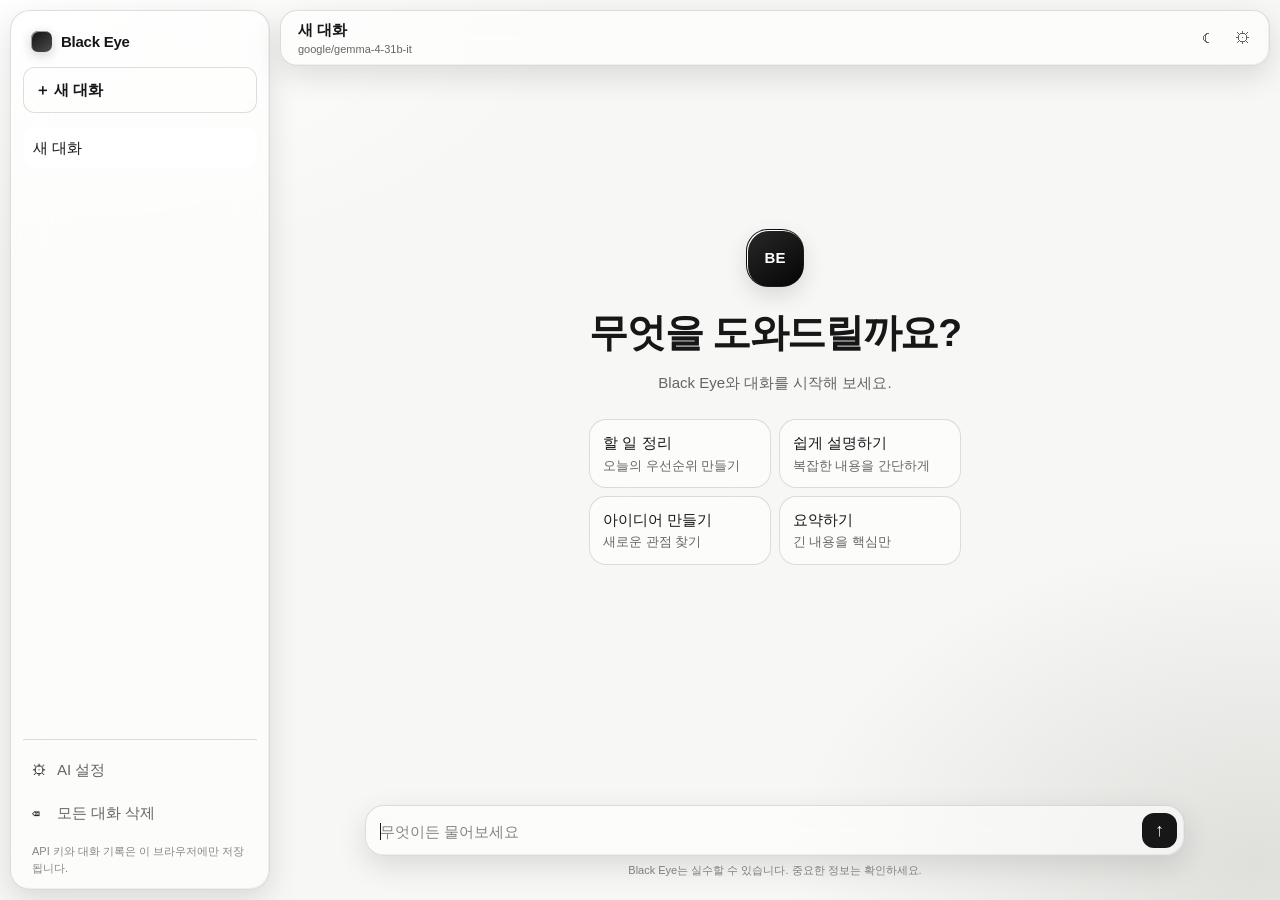
<file: index.html>
<!doctype html>
<html lang="ko">
<head>
  <meta charset="utf-8">
  <meta name="viewport" content="width=device-width,initial-scale=1">
  <meta http-equiv="refresh" content="0; url=outputs/nvidia-gemma-chat.html">
  <title>Black Eye</title>
</head>
<body>
  <p>Black Eye를 여는 중입니다. <a href="outputs/nvidia-gemma-chat.html">계속하기</a></p>
</body>
</html>
</file>
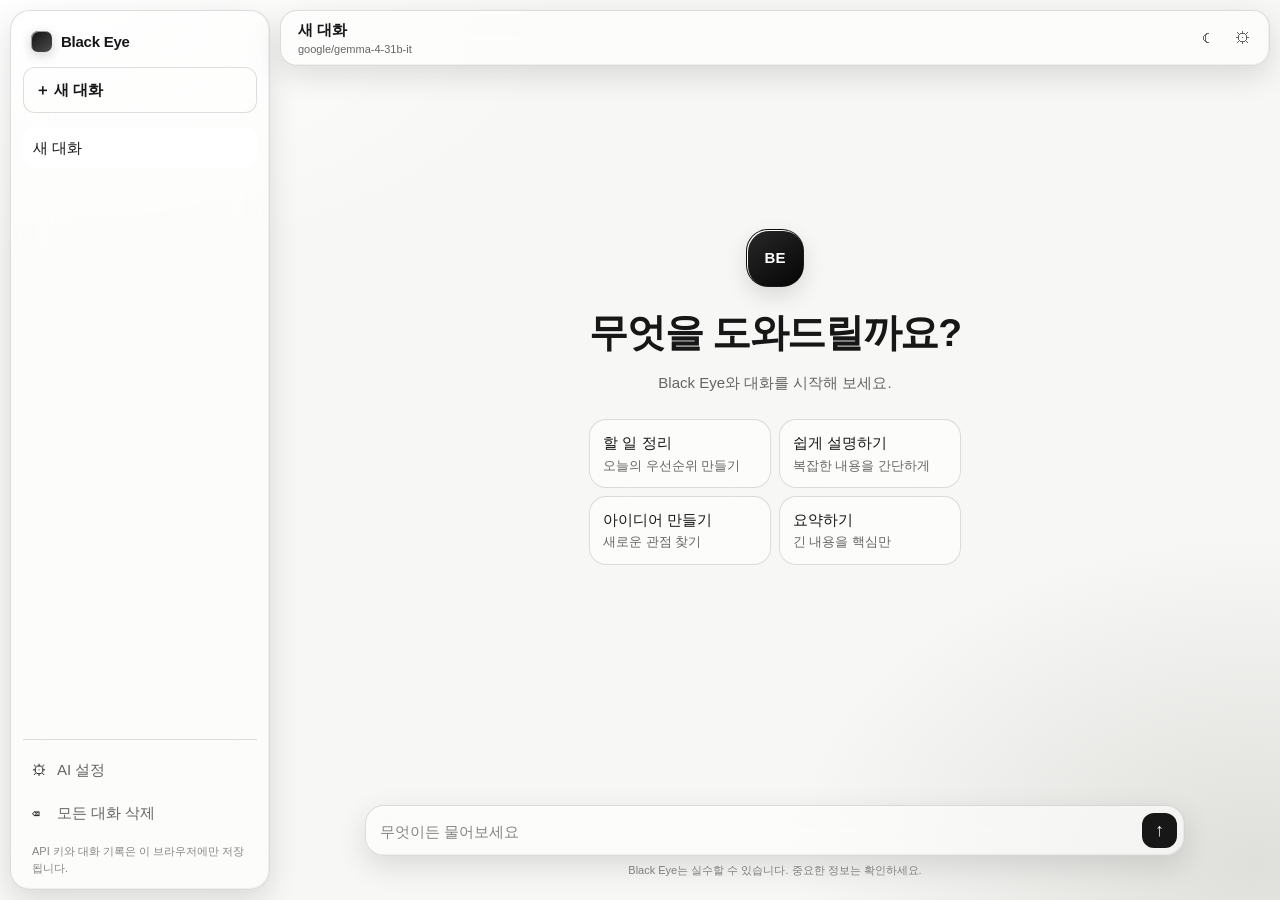
<file: outputs/nvidia-gemma-chat.html>
<!doctype html>
<html lang="ko">
<head>
  <meta charset="utf-8">
  <meta name="viewport" content="width=device-width, initial-scale=1, viewport-fit=cover">
  <meta name="theme-color" content="#171717">
  <meta name="mobile-web-app-capable" content="yes">
  <meta name="apple-mobile-web-app-capable" content="yes">
  <meta name="apple-mobile-web-app-status-bar-style" content="black-translucent">
  <link rel="manifest" href="app.webmanifest">
  <link rel="apple-touch-icon" href="icon.svg">
  <title>Black Eye</title>
  <style>
    :root { color-scheme:dark; --page:#171717; --page-2:#222; --text:#f4f4f4; --muted:#a6a6a6; --faint:#777; --edge:rgba(255,255,255,.16); --glass:rgba(255,255,255,.075); --glass-hover:rgba(255,255,255,.14); --user:#303030; --shadow:rgba(0,0,0,.28); --surface:#242424; --on-surface:#ececec; }
    :root[data-theme="light"] { color-scheme:light; --page:#f7f7f5; --page-2:#e8e8e5; --text:#171717; --muted:#656565; --faint:#858585; --edge:rgba(0,0,0,.13); --glass:rgba(255,255,255,.58); --glass-hover:rgba(255,255,255,.82); --user:#ececea; --shadow:rgba(0,0,0,.12); }
    * { box-sizing:border-box; } html,body { height:100%; } body { margin:0; overflow:hidden; color:var(--text); font:15px/1.55 ui-sans-serif,-apple-system,BlinkMacSystemFont,"Segoe UI",sans-serif; background:radial-gradient(ellipse 65% 48% at 5% 0%,rgba(255,255,255,.08),transparent 62%),radial-gradient(ellipse 45% 55% at 98% 95%,rgba(255,255,255,.045),transparent 64%),var(--page); }
    :root[data-theme="light"] body { background:radial-gradient(ellipse 66% 48% at 3% 0%,#fff,transparent 64%),radial-gradient(ellipse 55% 55% at 98% 96%,#dfdfdc,transparent 66%),var(--page); }
    button,input,textarea { font:inherit; } button { border:0; cursor:pointer; color:inherit; } .app { display:grid; grid-template-columns:260px minmax(0,1fr); height:100dvh; padding:10px; gap:10px; }
    .glass { background:var(--glass); border:1px solid var(--edge); box-shadow:inset 1px 1px 0 rgba(255,255,255,.14),inset -1px -1px 0 rgba(0,0,0,.05),0 10px 30px var(--shadow); backdrop-filter:blur(25px) saturate(180%); -webkit-backdrop-filter:blur(25px) saturate(180%); }
    aside { min-height:0; border-radius:20px; display:flex; flex-direction:column; padding:12px; gap:12px; } .brand { display:flex; align-items:center; gap:9px; padding:7px 8px 2px; font-weight:700; letter-spacing:-.25px; } .brand-mark { width:21px; height:21px; border-radius:7px; background:linear-gradient(145deg,#fff,#a6a6a6); box-shadow:inset 1px 1px #fff8,0 3px 12px #0003; } :root[data-theme="light"] .brand-mark { background:linear-gradient(145deg,#111,#4d4d4d); }
    .icon-button,.row-button,.new-chat { background:transparent; border-radius:12px; transition:background .18s ease,transform .18s ease; } .icon-button:hover,.row-button:hover { background:var(--glass-hover); } .new-chat { padding:10px 11px; text-align:left; background:rgba(255,255,255,.16); border:1px solid var(--edge); font-weight:600; } .new-chat:hover { background:rgba(255,255,255,.25); transform:translateY(-1px); }
    .history { flex:1; overflow:auto; display:flex; flex-direction:column; gap:3px; padding-top:2px; } .history button { color:var(--text); padding:9px 10px; text-align:left; white-space:nowrap; overflow:hidden; text-overflow:ellipsis; } .history button.active { background:var(--glass-hover); }
    .sidebar-bottom { border-top:1px solid var(--edge); padding-top:10px; display:grid; gap:3px; } .row-button { padding:8px 9px; text-align:left; color:var(--muted); } .row-button span { display:inline-block; width:25px; color:var(--text); } .privacy { color:var(--faint); font-size:11px; padding:8px 9px 0; }
    main { min-width:0; min-height:0; display:grid; grid-template-rows:auto minmax(0,1fr) auto; } header { margin-bottom:8px; min-height:49px; border-radius:17px; display:flex; align-items:center; justify-content:space-between; padding:7px 9px 7px 17px; } .title { font-weight:650; letter-spacing:-.15px; } .model { display:block; color:var(--muted); font-size:11px; font-weight:400; } .tools { display:flex; gap:3px; } .icon-button { width:34px; height:34px; display:grid; place-items:center; color:var(--muted); font-size:16px; }
    #chat { width:min(820px,100%); margin:auto; padding:20px 22px 26px; overflow-y:auto; } .empty { min-height:100%; display:grid; place-content:center; text-align:center; padding-bottom:8vh; } .empty h1 { font-size:clamp(28px,4vw,39px); letter-spacing:-1.3px; margin:0 0 8px; } .empty p { margin:0; color:var(--muted); } .assistant-orb { width:58px; height:58px; margin:0 auto 16px; display:grid; place-items:center; border:1px solid var(--edge); border-radius:22px; color:var(--page); font-weight:800; background:linear-gradient(145deg,#fff,#a9a9a9); box-shadow:inset 1px 1px #fff,0 9px 22px var(--shadow); } :root[data-theme="light"] .assistant-orb { background:linear-gradient(145deg,#282828,#050505); color:#fff; } .suggestions { display:grid; grid-template-columns:repeat(2,minmax(0,1fr)); gap:8px; max-width:510px; margin:25px auto 0; text-align:left; } .suggestion { min-height:66px; padding:11px 13px; color:var(--text); text-align:left; border:1px solid var(--edge); border-radius:17px; background:var(--glass); box-shadow:inset 1px 1px 0 rgba(255,255,255,.1); backdrop-filter:blur(18px) saturate(150%); } .suggestion:hover { background:var(--glass-hover); } .suggestion small { display:block; color:var(--muted); margin-top:2px; }
    .message { display:flex; align-items:flex-start; gap:12px; margin:0 0 23px; } .message.user { flex-direction:row-reverse; } .avatar { flex:0 0 28px; width:28px; height:28px; display:grid; place-items:center; border-radius:9px; font-size:11px; font-weight:700; background:var(--glass); border:1px solid var(--edge); } .user .avatar { background:var(--text); color:var(--page); } .bubble { max-width:min(680px,84%); padding:10px 13px; white-space:pre-wrap; overflow-wrap:anywhere; } .assistant .bubble { padding:5px 3px; } .user .bubble { border-radius:18px 5px 18px 18px; background:var(--user); border:1px solid var(--edge); box-shadow:0 5px 17px var(--shadow); } .typing { color:var(--muted); font-style:italic; }
    .composer-zone { padding:8px 0 max(11px,env(safe-area-inset-bottom)); } .composer { width:min(820px,calc(100% - 44px)); margin:auto; padding:7px 7px 7px 14px; border-radius:19px; display:flex; align-items:flex-end; gap:8px; } textarea { flex:1; min-height:28px; max-height:170px; resize:none; border:0; outline:0; padding:5px 0; background:transparent; color:var(--text); line-height:1.45; } textarea::placeholder { color:var(--faint); } .send { flex:0 0 35px; width:35px; height:35px; border-radius:12px; background:var(--text); color:var(--page); font-size:18px; font-weight:700; transition:transform .18s ease; } .send:hover { transform:scale(1.04); } .hint { width:min(820px,calc(100% - 44px)); margin:6px auto 0; color:var(--faint); text-align:center; font-size:11px; }
    dialog { width:min(450px,calc(100% - 28px)); color:var(--text); border:1px solid var(--edge); border-radius:22px; padding:22px; background:color-mix(in srgb,var(--page) 60%,transparent); box-shadow:0 22px 70px #0007; backdrop-filter:blur(28px) saturate(180%); -webkit-backdrop-filter:blur(28px) saturate(180%); } dialog::backdrop { background:#0005; backdrop-filter:blur(3px); } dialog h2 { font-size:19px; margin:0 0 5px; } dialog p { margin:0; color:var(--muted); font-size:13px; } label { display:block; color:var(--muted); font-size:12px; margin:16px 0 6px; } input { width:100%; padding:11px 12px; border:1px solid var(--edge); border-radius:12px; background:var(--glass); color:var(--text); outline:0; } input:focus { border-color:color-mix(in srgb,var(--text) 55%,transparent); } .dialog-actions { display:flex; justify-content:flex-end; gap:7px; margin-top:20px; } .plain { padding:9px 12px; border-radius:11px; background:transparent; color:var(--muted); } .solid { padding:9px 14px; border-radius:11px; background:var(--text); color:var(--page); font-weight:650; } .bottom-nav { display:none; } .mobile-history-list { display:grid; gap:4px; max-height:55dvh; overflow:auto; margin:16px 0 2px; } .mobile-history-list button { color:var(--text); padding:11px 12px; border-radius:13px; text-align:left; white-space:nowrap; overflow:hidden; text-overflow:ellipsis; background:var(--glass); } .mobile-history-list button.active { background:var(--glass-hover); }
    @media (max-width:720px) { .app { display:block; padding:0; } aside { display:none; } main { height:100dvh; grid-template-rows:auto minmax(0,1fr) auto auto; } header { margin:8px 9px 0; border-radius:16px; } #chat { padding:19px 16px; } .composer { width:calc(100% - 18px); } .hint { width:calc(100% - 18px); } .empty { padding-bottom:8vh; } .bubble { max-width:88%; } .mobile-new,.mobile-history-toggle { display:grid; } .suggestions { max-width:340px; } .bottom-nav { display:flex; justify-content:space-around; gap:5px; margin:0 9px max(7px,env(safe-area-inset-bottom)); padding:6px; border-radius:19px; } .nav-item { min-width:70px; padding:6px 12px; border-radius:14px; color:var(--muted); background:transparent; font-size:11px; } .nav-item i { display:block; font-style:normal; font-size:18px; line-height:20px; } .nav-item.active { background:var(--glass-hover); color:var(--text); } #historyDialog { width:calc(100% - 18px); margin:0 9px 9px; padding:20px; border-radius:24px 24px 18px 18px; } #historyDialog::backdrop { background:#0004; } } @media (min-width:721px) { .mobile-new,.mobile-history-toggle { display:none; } }
  </style>
</head>
<body>
  <div class="app">
    <aside class="glass">
      <div class="brand"><span class="brand-mark"></span><span>Black Eye</span></div>
      <button class="new-chat" id="newChat">＋ 새 대화</button>
      <nav class="history" id="history" aria-label="대화 기록"></nav>
      <div class="sidebar-bottom">
        <button class="row-button" id="settings"><span>⚙</span>AI 설정</button>
        <button class="row-button" id="clearAll"><span>⌫</span>모든 대화 삭제</button>
        <div class="privacy">API 키와 대화 기록은 이 브라우저에만 저장됩니다.</div>
      </div>
    </aside>
    <main>
      <header class="glass"><div><div class="title" id="title">새 대화</div><span class="model">google/gemma-4-31b-it</span></div><div class="tools"><button class="icon-button mobile-history-toggle" id="historyToggle" aria-label="대화 기록" title="대화 기록">☰</button><button class="icon-button mobile-new" id="mobileNew" aria-label="새 대화">＋</button><button class="icon-button" id="themeToggle" aria-label="테마 전환" title="테마 전환">◐</button><button class="icon-button" id="mobileSettings" aria-label="AI 설정" title="AI 설정">⚙</button></div></header>
      <section id="chat" aria-live="polite"></section>
      <div class="composer-zone"><form class="composer glass" id="form"><textarea id="prompt" rows="1" placeholder="무엇이든 물어보세요"></textarea><button class="send" id="send" aria-label="보내기">↑</button></form><div class="hint">Black Eye는 실수할 수 있습니다. 중요한 정보는 확인하세요.</div></div>
      <nav class="bottom-nav glass" aria-label="앱 탐색"><button class="nav-item active"><i>◉</i>채팅</button><button class="nav-item" id="bottomNew"><i>＋</i>새 대화</button><button class="nav-item" id="bottomSettings"><i>⚙</i>설정</button></nav>
    </main>
  </div>
  <dialog id="keyDialog"><h2>AI 설정</h2><p>키는 이 기기의 브라우저에만 저장되며 GitHub에는 포함되지 않습니다.</p><label for="apiKey">NVIDIA API Key</label><input id="apiKey" type="password" autocomplete="off" placeholder="nvapi-..."><label for="apiEndpoint">API 연결 주소</label><input id="apiEndpoint" type="url" autocomplete="off" placeholder="Cloudflare Worker 주소 또는 기본 NVIDIA 주소"><label for="systemPrompt">기본 지시문 (선택)</label><input id="systemPrompt" autocomplete="off" placeholder="예: 항상 한국어로 간결하게 답변하세요."><div class="dialog-actions"><button class="plain" id="closeDialog" type="button">취소</button><button class="solid" id="saveKey" type="button">저장</button></div></dialog>
  <dialog id="historyDialog"><h2>대화 기록</h2><p>이 기기에 저장된 이전 대화입니다.</p><nav class="mobile-history-list" id="mobileHistory"></nav><div class="dialog-actions"><button class="plain" id="closeHistory" type="button">닫기</button><button class="solid" id="historyNew" type="button">새 대화</button></div></dialog>
  <script>
    const API_URL='https://integrate.api.nvidia.com/v1/chat/completions', MODEL='google/gemma-4-31b-it';
    const $=s=>document.querySelector(s), store={get:(k,d)=>JSON.parse(localStorage.getItem(k)||JSON.stringify(d)),set:(k,v)=>localStorage.setItem(k,JSON.stringify(v))};
    let chats=store.get('gemmaChats',[]), activeId=localStorage.getItem('gemmaActive')||'', busy=false;
    const esc=s=>s.replace(/[&<>"']/g,c=>({'&':'&amp;','<':'&lt;','>':'&gt;','"':'&quot;',"'":'&#039;'}[c]));
    function applyTheme(t){document.documentElement.dataset.theme=t;localStorage.setItem('gemmaTheme',t);document.querySelector('meta[name="theme-color"]').content=t==='light'?'#f7f7f5':'#171717';$('#themeToggle').textContent=t==='light'?'☾':'☼';}
    applyTheme(localStorage.getItem('gemmaTheme')||(matchMedia('(prefers-color-scheme: light)').matches?'light':'dark'));
    $('#themeToggle').onclick=()=>applyTheme(document.documentElement.dataset.theme==='light'?'dark':'light');
    const current=()=>chats.find(c=>c.id===activeId); function persist(){store.set('gemmaChats',chats);localStorage.setItem('gemmaActive',activeId);renderHistory();renderMobileHistory();}
    function createChat(){const c={id:crypto.randomUUID(),title:'새 대화',messages:[],created:Date.now()};chats.unshift(c);activeId=c.id;persist();renderChat();$('#prompt').focus();}
    function selectChat(id){activeId=id;persist();renderChat();}
    function renderHistory(){$('#history').innerHTML=chats.map(c=>`<button class="row-button ${c.id===activeId?'active':''}" data-id="${c.id}" title="${esc(c.title)}">${esc(c.title)}</button>`).join('');$('#history').querySelectorAll('button').forEach(b=>b.onclick=()=>selectChat(b.dataset.id));}
    function renderMobileHistory(){$('#mobileHistory').innerHTML=chats.map(c=>`<button class="${c.id===activeId?'active':''}" data-id="${c.id}">${esc(c.title)}</button>`).join('');$('#mobileHistory').querySelectorAll('button').forEach(b=>b.onclick=()=>{selectChat(b.dataset.id);$('#historyDialog').close();});}
    function renderChat(){const c=current(),area=$('#chat');$('#title').textContent=c?.title||'새 대화';if(!c?.messages.length){area.innerHTML='<div class="empty"><div><div class="assistant-orb">BE</div><h1>무엇을 도와드릴까요?</h1><p>Black Eye와 대화를 시작해 보세요.</p><div class="suggestions"><button class="suggestion" data-prompt="오늘의 할 일을 우선순위별로 정리해줘">할 일 정리<small>오늘의 우선순위 만들기</small></button><button class="suggestion" data-prompt="이 주제를 초보자도 이해하게 설명해줘">쉽게 설명하기<small>복잡한 내용을 간단하게</small></button><button class="suggestion" data-prompt="아이디어를 5가지 제안해줘">아이디어 만들기<small>새로운 관점 찾기</small></button><button class="suggestion" data-prompt="아래 글을 핵심만 요약해줘: ">요약하기<small>긴 내용을 핵심만</small></button></div></div></div>';area.querySelectorAll('[data-prompt]').forEach(b=>b.onclick=()=>{$('#prompt').value=b.dataset.prompt;resize();$('#prompt').focus();});return;}area.innerHTML=c.messages.map(m=>`<div class="message ${m.role}"><div class="avatar">${m.role==='user'?'나':'AI'}</div><div class="bubble">${esc(m.content)}</div></div>`).join('')+(busy?'<div class="message assistant"><div class="avatar">AI</div><div class="bubble typing">생각 중입니다…</div></div>':'');area.scrollTop=area.scrollHeight;}
    function resize(){const p=$('#prompt');p.style.height='auto';p.style.height=Math.min(170,p.scrollHeight)+'px';}
    async function send(){const content=$('#prompt').value.trim(),chat=current();if(!content||busy)return;const key=localStorage.getItem('nvidiaApiKey');if(!key){openSettings();return;}if(location.protocol==='file:'){chat.messages.push({role:'assistant',content:'⚠️ 이 파일을 직접 열면 브라우저 보안 정책상 NVIDIA API에 연결할 수 없습니다.\n\nGitHub Pages처럼 HTTPS 주소에 올린 뒤 열어 주세요. API 키와 대화는 여전히 이 브라우저에만 저장됩니다.'});persist();renderChat();return;}chat.messages.push({role:'user',content});if(chat.messages.length===1)chat.title=content.slice(0,36);$('#prompt').value='';resize();busy=true;persist();renderChat();const sys=localStorage.getItem('gemmaSystem')||'',messages=[...(sys?[{role:'system',content:sys}]:[]),...chat.messages.map(({role,content})=>({role,content}))],endpoint=localStorage.getItem('nvidiaEndpoint')||API_URL;try{const r=await fetch(endpoint,{method:'POST',headers:{'Content-Type':'application/json','Authorization':'Bearer '+key,'Accept':'application/json'},body:JSON.stringify({model:MODEL,messages,chat_template_kwargs:{enable_thinking:true},temperature:1,top_p:.95,max_tokens:16384,stream:false})}),data=await r.json();if(!r.ok)throw new Error(data?.detail||data?.message||`요청 실패 (${r.status})`);const answer=data?.choices?.[0]?.message?.content;if(!answer)throw new Error('응답에서 답변을 찾지 못했습니다.');chat.messages.push({role:'assistant',content:answer});}catch(e){const note=e instanceof TypeError?'NVIDIA API가 GitHub Pages의 브라우저 직접 요청을 차단했습니다(CORS). API 키 오류가 아닐 수 있습니다.\n\nREADME의 Cloudflare Worker를 배포한 뒤, AI 설정의 「API 연결 주소」에 Worker 주소를 넣어 주세요.':e.message;chat.messages.push({role:'assistant',content:'⚠️ 연결 오류: '+note});}finally{busy=false;persist();renderChat();}}
    function openSettings(){$('#apiKey').value=localStorage.getItem('nvidiaApiKey')||'';$('#apiEndpoint').value=localStorage.getItem('nvidiaEndpoint')||API_URL;$('#systemPrompt').value=localStorage.getItem('gemmaSystem')||'';$('#keyDialog').showModal();}
    $('#newChat').onclick=createChat;$('#mobileNew').onclick=createChat;$('#bottomNew').onclick=createChat;$('#settings').onclick=openSettings;$('#mobileSettings').onclick=openSettings;$('#bottomSettings').onclick=openSettings;$('#historyToggle').onclick=()=>{$('#historyDialog').showModal();renderMobileHistory();};$('#closeHistory').onclick=()=>$('#historyDialog').close();$('#historyNew').onclick=()=>{createChat();$('#historyDialog').close();};$('#closeDialog').onclick=()=>$('#keyDialog').close();$('#saveKey').onclick=()=>{const k=$('#apiKey').value.trim(),e=$('#apiEndpoint').value.trim();if(k)localStorage.setItem('nvidiaApiKey',k);else localStorage.removeItem('nvidiaApiKey');if(e)localStorage.setItem('nvidiaEndpoint',e);else localStorage.removeItem('nvidiaEndpoint');localStorage.setItem('gemmaSystem',$('#systemPrompt').value.trim());$('#keyDialog').close();};$('#clearAll').onclick=()=>{if(confirm('모든 대화를 삭제할까요?')){chats=[];activeId='';persist();createChat();}};$('#form').onsubmit=e=>{e.preventDefault();send();};$('#prompt').oninput=resize;$('#prompt').onkeydown=e=>{if(e.key==='Enter'&&!e.shiftKey){e.preventDefault();send();}};
    if(!current())createChat();else{renderHistory();renderChat();}resize();if('serviceWorker'in navigator)window.addEventListener('load',()=>navigator.serviceWorker.register('./service-worker.js').catch(()=>{}));
  </script>
</body>
</html>
</file>
